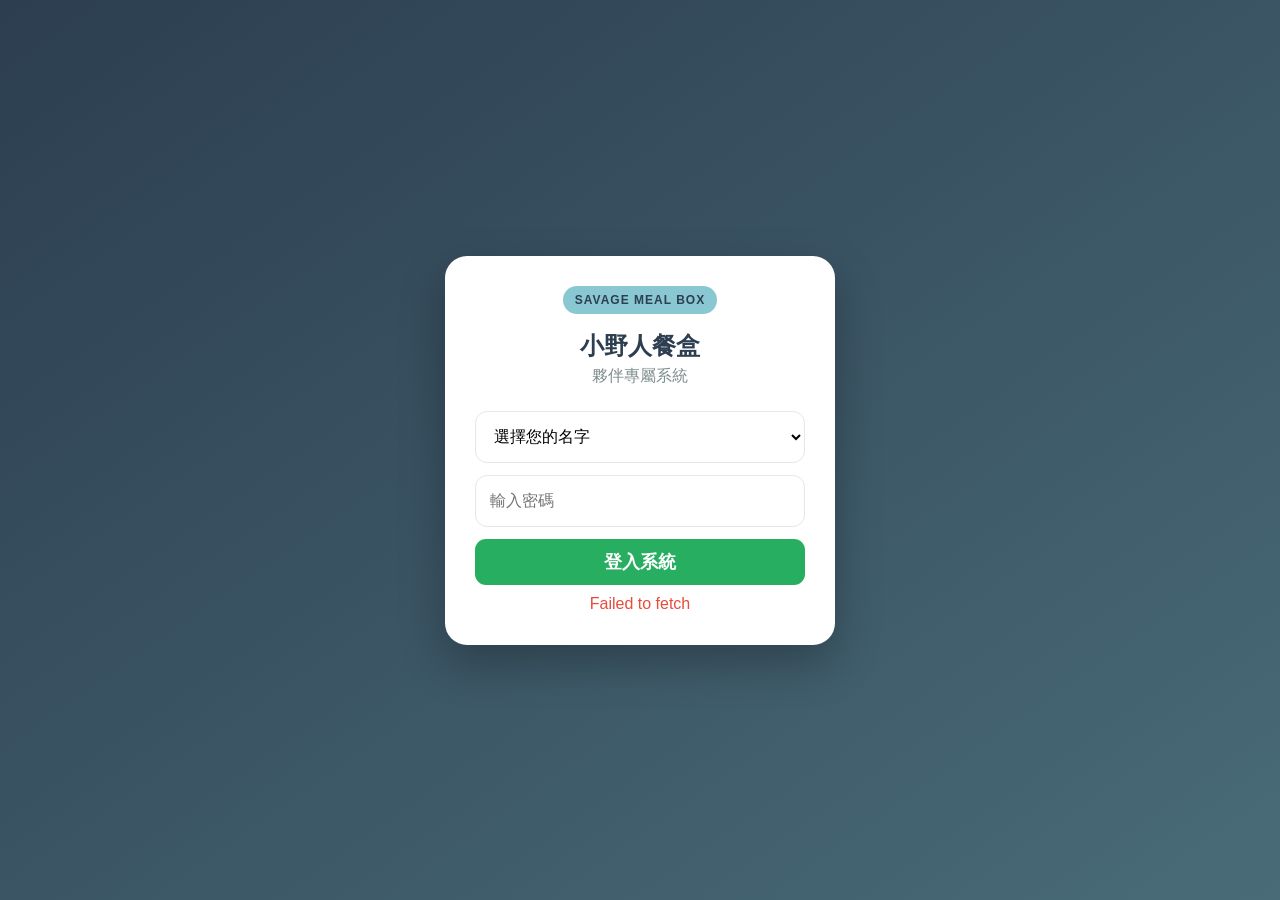
<file: index.html>
<!doctype html>
<html lang="zh-TW">
<head>
<meta charset="utf-8">
<meta name="viewport" content="width=device-width,initial-scale=1,maximum-scale=1,user-scalable=no">
<title>小野人夥伴系統 8.0</title>
<link rel="stylesheet" href="style.css">
</head>
<body>
<section id="login">
  <div class="panel">
    <div class="badge">SAVAGE MEAL BOX</div>
    <h1>小野人餐盒</h1><p>夥伴專屬系統</p>
    <select id="name"><option value="">選擇您的名字</option></select>
    <input id="pin" type="password" inputmode="numeric" placeholder="輸入密碼">
    <button id="loginBtn" onclick="login()">登入系統</button>
    <div id="msg"></div>
  </div>
</section>

<section id="app" class="hidden">
  <header><div><b id="title">載入中</b><small id="sub"></small></div><button class="outline" onclick="location.reload()">登出</button></header>
  <div id="filter" class="hidden"><label>月份</label><select id="month" onchange="applyFilter()"></select></div>
  <main id="list"></main>
  <nav>
    <button data-tab="today" onclick="showToday()">今日班表</button>
    <button data-tab="all" onclick="showAll()">全店總表</button>
    <button data-tab="off" onclick="showMyOff()">我的申請</button>
    <button data-tab="apply" class="red" onclick="showApply()">我要排休</button>
  </nav>
</section>
<div id="toast" class="hidden"></div>
<script src="script.js?v=8.0"></script>
</body>
</html>
</file>
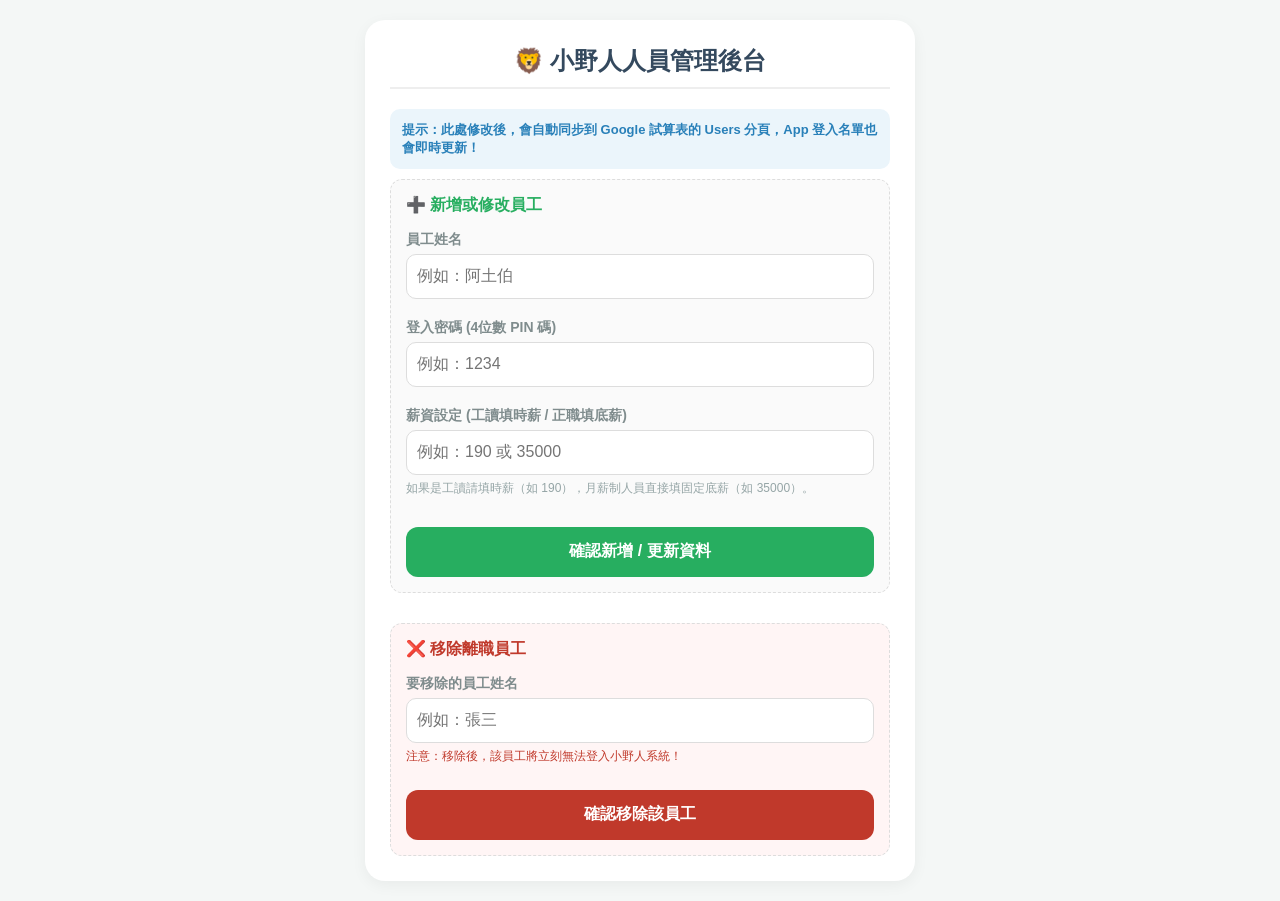
<file: admin.html>
<!DOCTYPE html>
<html lang="zh-TW">
<head>
    <meta charset="UTF-8">
    <meta name="viewport" content="width=device-width, initial-scale=1.0">
    <title>小野人餐盒 - 老闆管理後台</title>
    <style>
        body { font-family: -apple-system, sans-serif; background-color: #f4f7f6; margin: 0; padding: 20px; color: #2c3e50; }
        .container { max-width: 500px; margin: 0 auto; background: white; padding: 25px; border-radius: 20px; box-shadow: 0 4px 15px rgba(0,0,0,0.05); }
        h2 { text-align: center; margin-top: 0; color: #34495e; border-bottom: 2px solid #eee; padding-bottom: 10px; }
        label { font-weight: bold; display: block; margin-top: 15px; margin-bottom: 5px; font-size: 14px; color: #7f8c8d; }
        input { width: 100%; height: 45px; padding: 10px; border: 1px solid #ddd; border-radius: 10px; box-sizing: border-box; font-size: 16px; margin-bottom: 5px; }
        button { width: 100%; height: 50px; border: none; border-radius: 12px; font-size: 16px; font-weight: bold; cursor:pointer; margin-top: 20px; color: white; transition: 0.2s; }
        .btn-add { background-color: #27ae60; }
        .btn-add:hover { background-color: #219653; }
        .btn-del { background-color: #c0392b; margin-top: 15px; }
        .btn-del:hover { background-color: #a62c2b; }
        .hint { font-size: 12px; color: #95a5a6; margin-bottom: 10px; }
    </style>
</head>
<body>

<div class="container">
    <h2>🦁 小野人人員管理後台</h2>
    
    <div style="background: #ebf5fb; padding: 12px; border-radius: 10px; font-size: 13px; color: #2980b9; margin-bottom: 10px; font-weight: bold;">
        提示：此處修改後，會自動同步到 Google 試算表的 Users 分頁，App 登入名單也會即時更新！
    </div>

    <div style="border: 1px dashed #ddd; padding: 15px; border-radius: 12px; background: #fafafa;">
        <h4 style="margin: 0; color: #27ae60;">➕ 新增或修改員工</h4>
        <label>員工姓名</label>
        <input type="text" id="addName" placeholder="例如：阿土伯">
        
        <label>登入密碼 (4位數 PIN 碼)</label>
        <input type="password" id="addPin" placeholder="例如：1234" inputmode="numeric">
        
        <label>薪資設定 (工讀填時薪 / 正職填底薪)</label>
        <input type="number" id="addRate" placeholder="例如：190 或 35000">
        <div class="hint">如果是工讀請填時薪（如 190），月薪制人員直接填固定底薪（如 35000）。</div>
        
        <button class="btn-add" onclick="manageUser('addUser')">確認新增 / 更新資料</button>
    </div>

    <div style="margin-top: 30px;"></div>

    <div style="border: 1px dashed #ddd; padding: 15px; border-radius: 12px; background: #fff5f5;">
        <h4 style="margin: 0; color: #c0392b;">❌ 移除離職員工</h4>
        <label>要移除的員工姓名</label>
        <input type="text" id="delName" placeholder="例如：張三">
        <div class="hint" style="color: #c0392b;">注意：移除後，該員工將立刻無法登入小野人系統！</div>
        
        <button class="btn-del" onclick="manageUser('deleteUser')">確認移除該員工</button>
    </div>
</div>

<script>
    // 已自動綁定雄哥的最正確大腦網址
    const API_URL = "https://script.google.com/macros/s/AKfycbyBESdAi94VoMo8AAa_1FgRfWA-qyL-SUxsqUuQhSmdqof81gyRSAKEiTRRPkemc6j5/exec";

    async function manageUser(mode) {
        let name = "", pin = "", rate = "";
        
        if (mode === 'addUser') {
            name = document.getElementById('addName').value.trim();
            pin = document.getElementById('addPin').value.trim();
            rate = document.getElementById('addRate').value.trim();
            if (!name || !pin || !rate) return alert("請填寫完整的新增資料！");
        } else if (mode === 'deleteUser') {
            name = document.getElementById('delName').value.trim();
            if (!name) return alert("請輸入要移除的員工姓名！");
            if (!confirm(`確定要徹底移除員工【${name}】嗎？`)) return;
        }

        const btn = event.target;
        const originalText = btn.innerText;
        btn.innerText = "處理中，請稍候...";
        btn.disabled = true;

        try {
            const resp = await fetch(API_URL, {
                method: 'POST',
                body: JSON.stringify({
                    mode: mode,
                    name: name,
                    pin: pin,
                    rate: rate
                })
            });
            const result = await resp.text();
            if (result === "SUCCESS") {
                alert("🎉 處理成功！試算表與系統已同步更新。");
                document.getElementById('addName').value = "";
                document.getElementById('addPin').value = "";
                document.getElementById('addRate').value = "";
                document.getElementById('delName').value = "";
            } else {
                alert("❌ 處理失敗：" + result);
            }
        } catch (e) {
            alert("連線失敗，請稍後再試或確認 Google 試算表有無權限問題！");
        }
        btn.innerText = originalText;
        btn.disabled = false;
    }
</script>

</body>
</html>
</file>
<file: style.css>
*{box-sizing:border-box}body{margin:0;font-family:-apple-system,BlinkMacSystemFont,"Segoe UI","Microsoft JhengHei",sans-serif;background:#f4f7f6;color:#333}.hidden{display:none!important}#login{position:fixed;inset:0;display:flex;align-items:center;justify-content:center;padding:20px;background:linear-gradient(145deg,#2c3e50,#496b78)}.panel{width:100%;max-width:390px;background:#fff;padding:30px;border-radius:22px;text-align:center;box-shadow:0 18px 45px #0004}.badge{display:inline-block;padding:7px 12px;border-radius:999px;background:#89c8d3;color:#2c3e50;font-size:12px;font-weight:900;letter-spacing:1px}h1{margin:16px 0 4px;color:#2c3e50}.panel p{margin:0 0 24px;color:#7f8c8d}select,input,textarea{width:100%;min-height:52px;padding:12px 14px;margin-bottom:12px;border:1px solid #e5e7eb;border-radius:12px;background:#fff;font-size:16px}button{border:0;border-radius:11px;min-height:46px;padding:10px 14px;font-weight:900;font-size:15px;cursor:pointer}#loginBtn{width:100%;background:#27ae60;color:#fff;font-size:18px}#msg{min-height:20px;margin-top:10px;color:#e74c3c}header{position:sticky;top:0;z-index:30;display:flex;align-items:center;justify-content:space-between;padding:14px 15px;background:#fff;border-bottom:1px solid #e5e7eb}header b{display:block;color:#2c3e50}header small{display:block;margin-top:4px;color:#7f8c8d}.outline{background:#fff;border:1px solid #ccd3d8;color:#2c3e50}#filter{position:sticky;top:69px;z-index:20;display:flex;align-items:center;gap:10px;padding:10px 14px;background:#fff;border-bottom:1px solid #e5e7eb}#filter select{margin:0;min-height:40px}main{padding:12px 12px 95px}.card,.summary,.form{background:#fff;border-radius:14px;box-shadow:0 3px 10px #0000000f}.card{display:flex;justify-content:space-between;align-items:center;gap:14px;margin:11px 0;padding:15px;border-left:7px solid #27ae60}.card.off{border-left-color:#e74c3c}.card.pending{border-left-color:#f39c12}.date{font-weight:900;color:#2c3e50}.shift{margin-top:5px;font-weight:800;color:#7f8c8d}.name{font-weight:900;color:#2c3e50;text-align:right}.pill{display:inline-block;margin-top:6px;padding:4px 8px;border-radius:999px;font-size:12px;font-weight:900}.pendingP{background:#fff2c7;color:#8a5c00}.approved{background:#dcfce7;color:#166534}.rejected{background:#fee2e2;color:#991b1b}.summary{padding:16px;margin-bottom:12px;border-top:5px solid #89c8d3}.money{font-size:24px;font-weight:900;color:#2c3e50;margin:5px 0}.actions{display:flex;gap:8px;margin-top:10px}.actions button{flex:1}.blue{background:#2980b9;color:#fff}.form{padding:16px}.calendar{display:grid;grid-template-columns:repeat(7,1fr);gap:6px;background:#fff;padding:14px;border-radius:14px}.day{min-height:50px;border:1px solid #e5e7eb;background:#fff;font-size:12px}.day.selected{background:#e74c3c;color:#fff}.empty{text-align:center;padding:55px;color:#999}nav{position:fixed;bottom:0;left:0;z-index:50;width:100%;height:66px;display:flex;background:#fff;border-top:1px solid #e5e7eb}nav button{flex:1;background:#fff;color:#7f8c8d;border-radius:0;font-size:13px}nav button.active{color:#e74c3c;box-shadow:inset 0 3px 0 #e74c3c}nav .red{background:#e74c3c;color:#fff}#toast{position:fixed;left:50%;bottom:90px;z-index:999;transform:translateX(-50%);padding:12px 16px;border-radius:10px;background:#2c3e50;color:#fff;font-weight:800;min-width:220px;text-align:center}@media(min-width:700px){main,nav{max-width:760px}main{margin:auto}nav{left:50%;transform:translateX(-50%)}}
</file>
